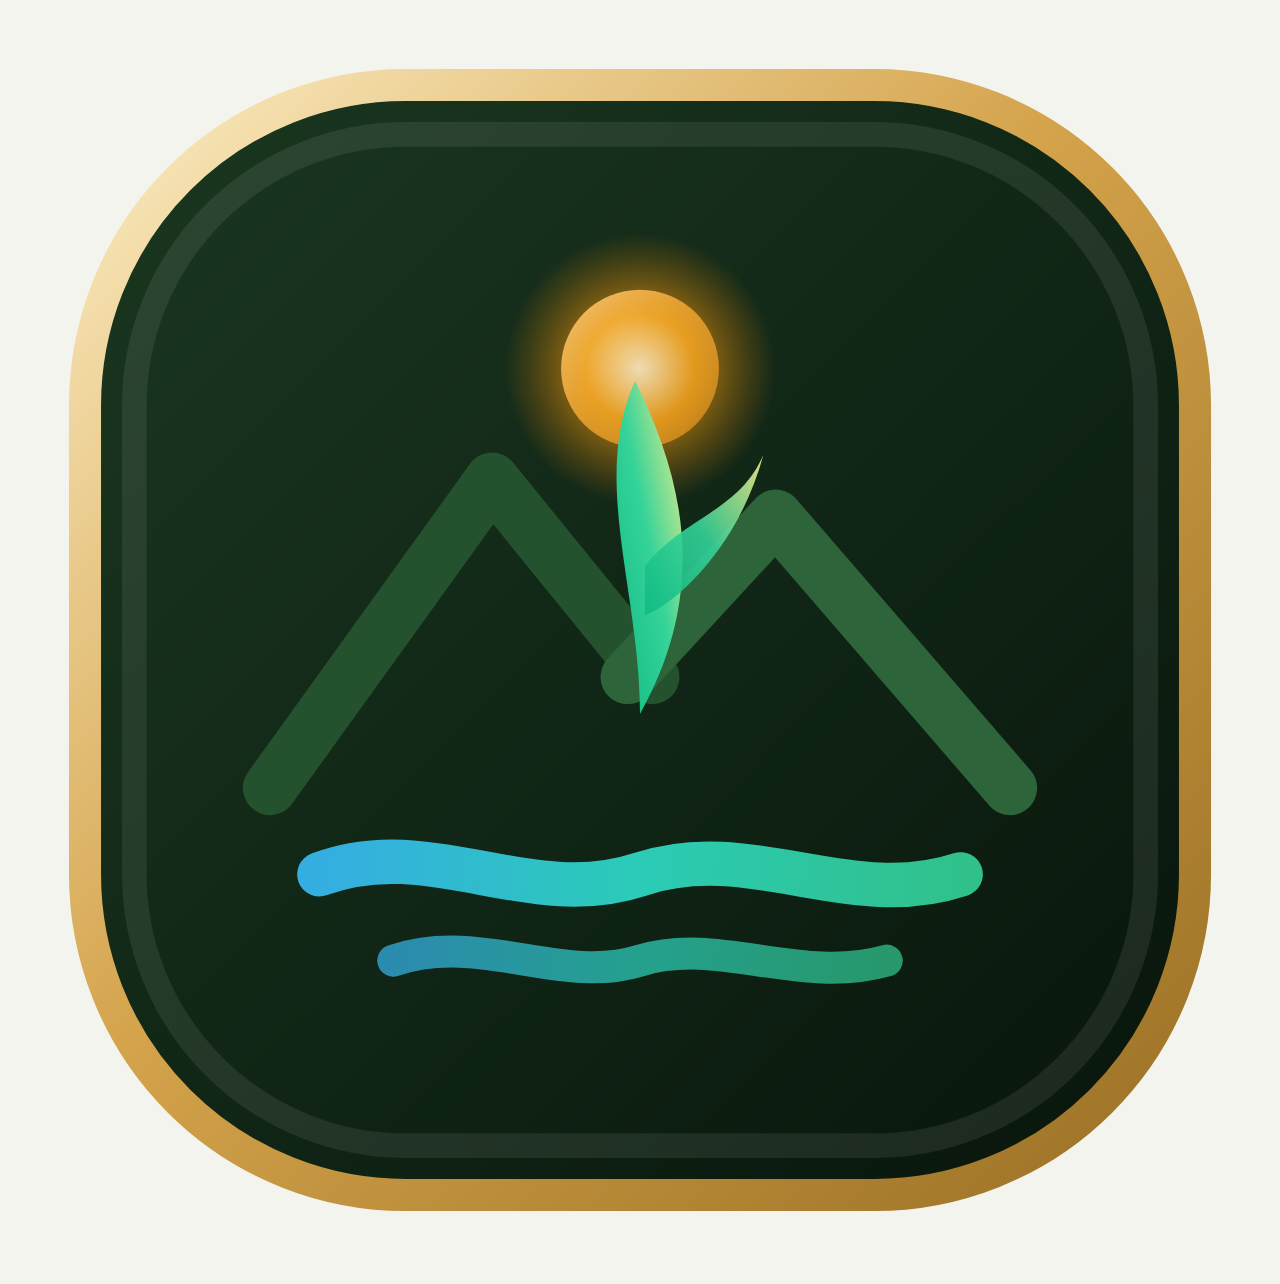
<file: xóa_scratch_logo.html>
<!DOCTYPE html><html><body style='background:#f4f4ee;padding:40px;'><svg xmlns="http://www.w3.org/2000/svg" viewBox="0 0 48 48" class="w-10 h-10 shrink-0 filter drop-shadow-[0_2px_8px_rgba(20,40,25,0.25)]">
  <defs>
    <linearGradient id="tnBgGrad" x1="0%" y1="0%" x2="100%" y2="100%">
      <stop offset="0%" stop-color="#1b3820"/>
      <stop offset="60%" stop-color="#0f2314"/>
      <stop offset="100%" stop-color="#08140b"/>
    </linearGradient>
    <linearGradient id="tnGoldGrad" x1="0%" y1="0%" x2="100%" y2="100%">
      <stop offset="0%" stop-color="#fcedc5"/>
      <stop offset="45%" stop-color="#d4a34b"/>
      <stop offset="100%" stop-color="#9a7024"/>
    </linearGradient>
    <linearGradient id="tnLeafGrad" x1="0%" y1="100%" x2="100%" y2="0%">
      <stop offset="0%" stop-color="#10b981"/>
      <stop offset="50%" stop-color="#34d399"/>
      <stop offset="100%" stop-color="#fef08a"/>
    </linearGradient>
    <linearGradient id="tnWaterGrad" x1="0%" y1="0%" x2="100%" y2="0%">
      <stop offset="0%" stop-color="#38bdf8" stop-opacity="0.9"/>
      <stop offset="50%" stop-color="#2dd4bf" stop-opacity="0.95"/>
      <stop offset="100%" stop-color="#34d399" stop-opacity="0.9"/>
    </linearGradient>
    <radialGradient id="tnSunGlow" cx="50%" cy="50%" r="50%">
      <stop offset="0%" stop-color="#fffbeb"/>
      <stop offset="40%" stop-color="#f59e0b"/>
      <stop offset="100%" stop-color="#d97706" stop-opacity="0"/>
    </radialGradient>
  </defs>

  <!-- Outer Luxury Squircle Crest Base -->
  <rect x="1.5" y="1.5" width="45" height="45" rx="13" fill="url(#tnBgGrad)" stroke="url(#tnGoldGrad)" stroke-width="1.3"/>
  <rect x="3.5" y="3.5" width="41" height="41" rx="11" fill="none" stroke="rgba(255,255,255,0.08)" stroke-width="1"/>

  <!-- Golden Morning Sun / Pristine Dewdrop -->
  <circle cx="24" cy="13" r="3.2" fill="url(#tnGoldGrad)"/>
  <circle cx="24" cy="13" r="5.5" fill="url(#tnSunGlow)" opacity="0.65"/>

  <!-- Karst Limestone Peaks (Ba Be Karst & Phượng Hoàng) -->
  <path d="M9 30 L18 17.5 L24.5 25.5" fill="none" stroke="#24512e" stroke-width="2.2" stroke-linecap="round" stroke-linejoin="round"/>
  <path d="M23.5 25.5 L29.5 19 L39 30" fill="none" stroke="#2e6439" stroke-width="2.2" stroke-linecap="round" stroke-linejoin="round"/>

  <!-- Stylized Emerging Tea Shoot (Búp Chè Tân Cương Đệ Nhất) -->
  <path d="M24 27 C24 22 22 17.5 23.8 13.5 C25.8 17.5 26.8 22 24 27 Z" fill="url(#tnLeafGrad)"/>
  <path d="M24.2 21 C25.8 19 28 18.8 29 16.5 C28 20.2 25.5 22.5 24.2 23 Z" fill="url(#tnLeafGrad)" opacity="0.9"/>

  <!-- Ba Be Pristine Waters (Làn Sóng Hồ Ba Bể) -->
  <path d="M11 33.5 C15.5 31.8 19.5 35 24 33.5 C28.5 32 32.5 35 37 33.5" fill="none" stroke="url(#tnWaterGrad)" stroke-width="1.8" stroke-linecap="round"/>
  <path d="M14 37 C17.5 35.8 20.8 38 24 37 C27.2 36 30.5 38 34 37" fill="none" stroke="url(#tnWaterGrad)" stroke-width="1.3" stroke-linecap="round" opacity="0.75"/>
</svg></body></html>
</file>
